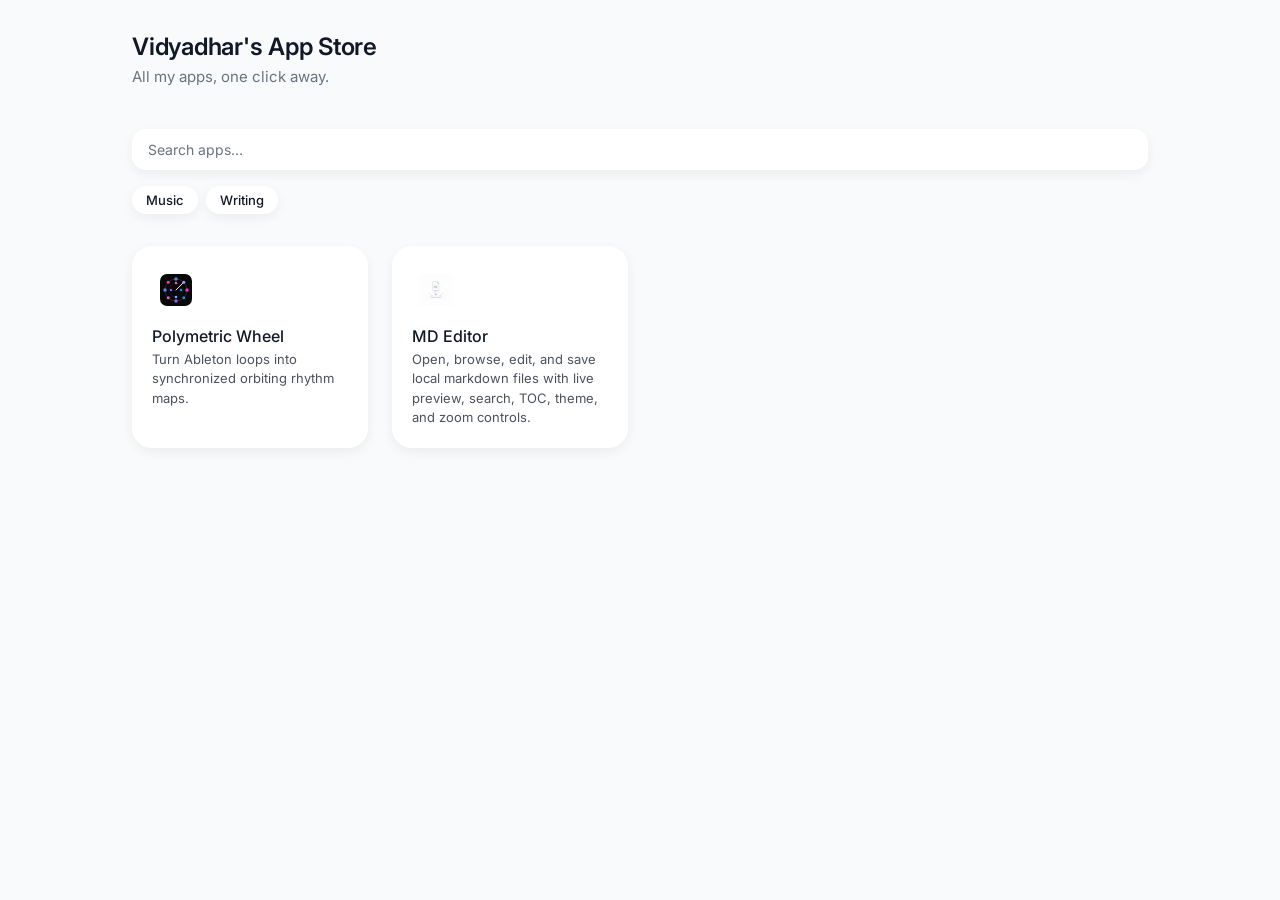
<file: index.html>
<!DOCTYPE html>
<html lang="en">
  <head>
    <meta charset="UTF-8" />
    <script>
      // Path-aware base href: lets this app run standalone (/) and proxied at /lab.
      // Must run before any <link>/<script>/<img> so relative URLs resolve correctly.
      (function () {
        var p = window.location.pathname;
        if (p === "/lab" || p === "/lab/" || p.indexOf("/lab/") === 0) {
          document.write('<base href="/lab/">');
        }
      })();
    </script>
    <meta name="viewport" content="width=device-width, initial-scale=1.0" />
    <meta name="description" content="A minimal personal app store to access all of Vidyadhar's apps in one place." />
    <meta name="posthog-project-token" content="phc_x9yGaqKBTQXoJahL26L9i7pGTR4EkUJrdAotfad2AWU8" />
    <meta name="posthog-api-host" content="https://us.i.posthog.com" />
    <meta name="analytics-app-namespace" content="vidyadhar_app_store" />
    <meta name="analytics-event-prefix" content="vappstore_" />
    <title>Vidyadhar's App Store</title>
    <link rel="icon" href="assets/favicon.svg" type="image/svg+xml" />

    <link rel="preconnect" href="https://fonts.googleapis.com" />
    <link rel="preconnect" href="https://fonts.gstatic.com" crossorigin />
    <link
      href="https://fonts.googleapis.com/css2?family=Inter:wght@400;500;600&display=swap"
      rel="stylesheet"
    />

    <link rel="stylesheet" href="styles.css" />
  </head>
  <body data-analytics-surface="app_store">
    <main class="container">
      <header class="site-header">
        <h1 class="site-title">Vidyadhar's App Store</h1>
        <p class="site-subtitle">All my apps, one click away.</p>
      </header>

      <section class="controls" aria-label="Search and filter">
        <input
          id="search"
          class="search-input"
          type="search"
          placeholder="Search apps…"
          autocomplete="off"
        />
        <div id="tag-filter" class="tag-filter" role="group" aria-label="Filter by tag"></div>
      </section>

      <section
        id="app-grid"
        class="app-grid"
        aria-label="Apps"
        aria-live="polite"
      ></section>

      <p id="empty-state" class="empty-state" hidden>
        No apps match. Try clearing your search or filter.
      </p>
    </main>

    <script src="analytics.js" defer></script>
    <script src="app.js?v=analytics-events" defer></script>
  </body>
</html>
</file>
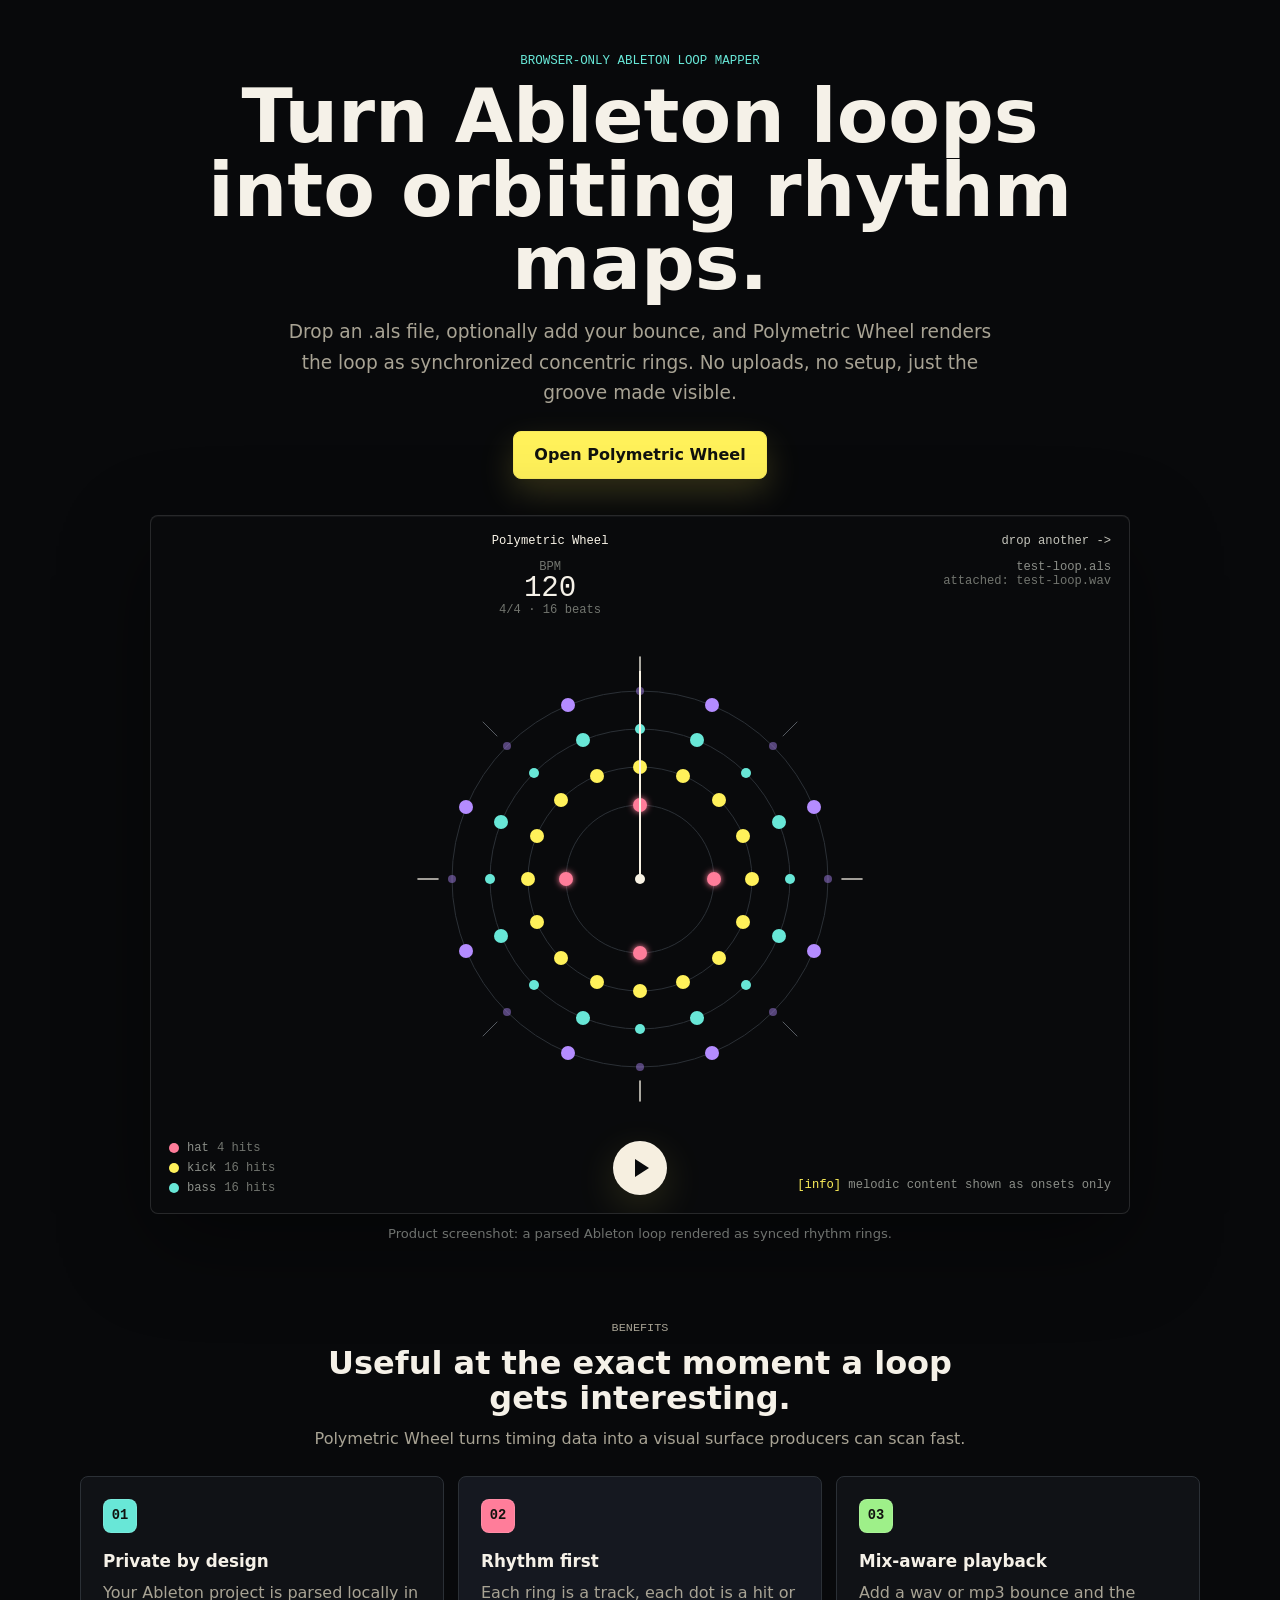
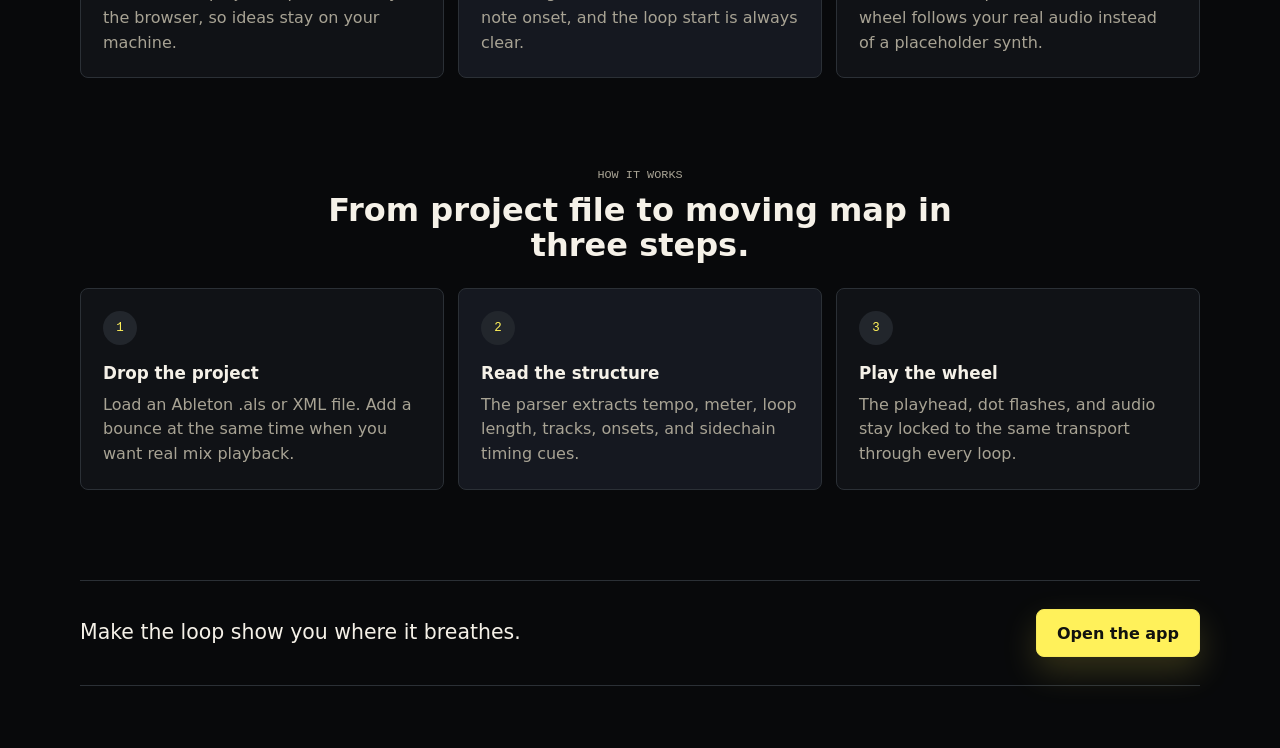
<file: landing pages/polymetric_wheel_landing_page.html>
<!doctype html>
<html lang="en">
<head>
  <meta charset="utf-8" />
  <meta name="viewport" content="width=device-width, initial-scale=1" />
  <link rel="icon" type="image/svg+xml" href="../assets/polymetric-wheel-favicon.svg" />
  <title>Polymetric Wheel</title>
  <style>
    :root {
      color-scheme: dark;
      --bg: #08090b;
      --panel: #101216;
      --panel-soft: #151820;
      --text: #f5f1e8;
      --muted: #a8a394;
      --quiet: #6e716e;
      --line: #2b3036;
      --yellow: #fff15a;
      --pink: #ff7d9a;
      --cyan: #68e7d7;
      --green: #9ef089;
      --violet: #b48cff;
      --shadow: rgba(0, 0, 0, 0.42);
      font-family:
        Inter, ui-sans-serif, system-ui, -apple-system, BlinkMacSystemFont,
        "Segoe UI", sans-serif;
      font-size: 16px;
    }

    * {
      box-sizing: border-box;
    }

    html {
      background: var(--bg);
      color: var(--text);
      scroll-behavior: smooth;
    }

    body {
      margin: 0;
      min-height: 100vh;
      background: var(--bg);
    }

    a {
      color: inherit;
    }

    .page {
      overflow: hidden;
    }

    .shell {
      width: min(1120px, calc(100% - 40px));
      margin: 0 auto;
    }

    .hero {
      position: relative;
      padding: 42px 0 34px;
    }

    .hero-grid {
      display: grid;
      gap: 28px;
      align-items: center;
      justify-items: center;
      text-align: center;
    }

    .eyebrow,
    .kicker,
    .step-label,
    .meta,
    .screen-mono {
      font-family:
        "SFMono-Regular", Consolas, "Liberation Mono", Menlo, monospace;
      letter-spacing: 0;
    }

    .eyebrow {
      margin: 0 0 12px;
      color: var(--cyan);
      font-size: 0.78rem;
      text-transform: uppercase;
    }

    h1,
    h2,
    h3,
    p {
      margin-top: 0;
    }

    h1 {
      max-width: 900px;
      margin-bottom: 16px;
      font-size: 3rem;
      line-height: 0.98;
      letter-spacing: 0;
    }

    .subheadline {
      max-width: 720px;
      margin: 0 auto 22px;
      color: var(--muted);
      font-size: 1.08rem;
      line-height: 1.65;
    }

    .cta-row {
      display: flex;
      justify-content: center;
    }

    .button {
      display: inline-flex;
      min-height: 48px;
      align-items: center;
      justify-content: center;
      border: 1px solid #f6e95b;
      border-radius: 8px;
      background: var(--yellow);
      color: #11120f;
      padding: 0 20px;
      font-weight: 760;
      text-decoration: none;
      box-shadow: 0 14px 34px rgba(255, 241, 90, 0.18);
    }

    .button:hover {
      background: #fff68a;
      transform: translateY(-1px);
    }

    .button:focus-visible {
      outline: 3px solid rgba(104, 231, 215, 0.72);
      outline-offset: 4px;
    }

    .product-screenshot {
      width: min(100%, 980px);
      margin: 8px auto 0;
    }

    .screenshot-frame {
      overflow: hidden;
      border: 1px solid rgba(255, 255, 255, 0.12);
      border-radius: 8px;
      background: #090a0c;
      box-shadow:
        0 30px 90px var(--shadow),
        inset 0 1px 0 rgba(255, 255, 255, 0.04);
    }

    .screen {
      display: grid;
      min-height: 520px;
      grid-template-rows: auto minmax(0, 1fr) auto;
      gap: 12px;
      padding: 18px;
      color: #e9e5db;
      font-family:
        "SFMono-Regular", Consolas, "Liberation Mono", Menlo, monospace;
    }

    .screen-top,
    .screen-bottom {
      display: grid;
      gap: 12px;
      grid-template-columns: minmax(0, 1fr) auto;
      align-items: start;
      font-size: 0.76rem;
      color: #8b8e88;
    }

    .screen-title {
      margin-bottom: 12px;
      color: #fbf6ea;
    }

    .screen-bpm-label,
    .muted {
      color: #72756f;
    }

    .screen-bpm {
      color: #f5f1e8;
      font-size: 1.82rem;
      line-height: 1;
    }

    .screen-file {
      min-width: 0;
      text-align: right;
    }

    .screen-file div {
      overflow: hidden;
      max-width: 260px;
      text-overflow: ellipsis;
      white-space: nowrap;
    }

    .screen-link {
      display: inline-block;
      margin-bottom: 12px;
      color: #c6c6bd;
    }

    .wheel-stage {
      display: grid;
      min-height: 0;
      place-items: center;
      position: relative;
    }

    .wheel-wrap {
      width: min(500px, 78%);
      max-width: 100%;
      aspect-ratio: 1;
      position: relative;
    }

    .wheel-wrap svg {
      display: block;
      width: 100%;
      height: 100%;
      overflow: visible;
    }

    .playhead {
      animation: spin 8s linear infinite;
      transform-origin: 250px 250px;
    }

    .pulse-a {
      animation: pulseA 2s ease-in-out infinite;
      transform-origin: center;
    }

    .pulse-b {
      animation: pulseB 1.5s ease-in-out infinite;
      transform-origin: center;
    }

    .screen-bottom {
      align-items: end;
      grid-template-columns: minmax(0, 1fr) auto minmax(0, 1fr);
    }

    .legend {
      display: grid;
      gap: 6px;
    }

    .legend-row {
      display: flex;
      min-width: 0;
      align-items: center;
      gap: 8px;
      white-space: nowrap;
    }

    .swatch {
      width: 10px;
      height: 10px;
      flex: 0 0 auto;
      border-radius: 50%;
    }

    .play {
      display: grid;
      width: 54px;
      height: 54px;
      place-items: center;
      border: 1px solid rgba(255, 255, 255, 0.18);
      border-radius: 50%;
      background: #f6efe0;
      color: #090a0c;
      font-family: ui-sans-serif, system-ui, sans-serif;
      font-size: 1.1rem;
      font-weight: 800;
      box-shadow: 0 12px 40px rgba(255, 241, 90, 0.14);
    }

    .play::before {
      content: "";
      width: 0;
      height: 0;
      margin-left: 4px;
      border-top: 9px solid transparent;
      border-bottom: 9px solid transparent;
      border-left: 14px solid #090a0c;
    }

    .warning {
      justify-self: end;
      max-width: 330px;
      text-align: right;
      line-height: 1.55;
    }

    .screen-caption {
      margin: 12px 0 0;
      color: var(--quiet);
      font-size: 0.82rem;
      text-align: center;
    }

    .section {
      padding: 44px 0;
    }

    .section-heading {
      max-width: 700px;
      margin: 0 auto 24px;
      text-align: center;
    }

    .kicker {
      margin-bottom: 8px;
      color: var(--pink);
      font-size: 0.74rem;
      text-transform: uppercase;
    }

    h2 {
      margin-bottom: 10px;
      font-size: 2rem;
      line-height: 1.1;
      letter-spacing: 0;
    }

    .section-heading p {
      color: var(--muted);
      line-height: 1.6;
    }

    .cards,
    .steps {
      display: grid;
      grid-template-columns: repeat(3, minmax(0, 1fr));
      gap: 14px;
    }

    .card,
    .step {
      border: 1px solid var(--line);
      border-radius: 8px;
      background: var(--panel);
      padding: 22px;
      min-height: 178px;
    }

    .card:nth-child(2),
    .step:nth-child(2) {
      background: var(--panel-soft);
    }

    .card h3,
    .step h3 {
      margin-bottom: 10px;
      font-size: 1.05rem;
      letter-spacing: 0;
    }

    .card p,
    .step p {
      margin-bottom: 0;
      color: var(--muted);
      line-height: 1.55;
    }

    .card-icon {
      display: grid;
      width: 34px;
      height: 34px;
      margin-bottom: 18px;
      place-items: center;
      border: 1px solid rgba(255, 255, 255, 0.12);
      border-radius: 8px;
      font-family:
        "SFMono-Regular", Consolas, "Liberation Mono", Menlo, monospace;
      font-size: 0.86rem;
      color: #11120f;
      font-weight: 900;
    }

    .card:nth-child(1) .card-icon {
      background: var(--cyan);
    }

    .card:nth-child(2) .card-icon {
      background: var(--pink);
    }

    .card:nth-child(3) .card-icon {
      background: var(--green);
    }

    .step-label {
      display: inline-grid;
      width: 34px;
      height: 34px;
      margin-bottom: 18px;
      place-items: center;
      border-radius: 50%;
      background: #22262c;
      color: var(--yellow);
      font-size: 0.78rem;
    }

    .final-cta {
      padding: 46px 0 62px;
    }

    .final-band {
      display: flex;
      gap: 18px;
      align-items: center;
      justify-content: space-between;
      border-top: 1px solid var(--line);
      border-bottom: 1px solid var(--line);
      padding: 28px 0;
    }

    .final-band p {
      margin: 0;
      color: var(--text);
      font-size: 1.28rem;
      line-height: 1.35;
    }

    @keyframes spin {
      to {
        transform: rotate(360deg);
      }
    }

    @keyframes pulseA {
      0%, 100% {
        opacity: 0.42;
      }
      45% {
        opacity: 1;
      }
    }

    @keyframes pulseB {
      0%, 100% {
        opacity: 0.7;
      }
      55% {
        opacity: 1;
      }
    }

    @media (min-width: 840px) {
      .hero {
        padding-top: 54px;
      }

      h1 {
        font-size: 4.7rem;
      }

      .subheadline {
        font-size: 1.16rem;
      }
    }

    @media (max-width: 760px) {
      .shell {
        width: min(100% - 28px, 1120px);
      }

      .hero {
        padding-top: 30px;
      }

      h1 {
        font-size: 2.65rem;
      }

      .subheadline {
        font-size: 1rem;
      }

      .screen {
        min-height: 430px;
        padding: 14px;
      }

      .screen-top {
        grid-template-columns: 1fr;
      }

      .screen-file {
        display: none;
      }

      .wheel-wrap {
        width: min(360px, 88%);
      }

      .screen-bottom {
        grid-template-columns: 1fr auto;
      }

      .warning {
        display: none;
      }

      .cards,
      .steps {
        grid-template-columns: 1fr;
      }

      .card,
      .step {
        min-height: auto;
      }

      .final-band {
        display: grid;
        justify-items: start;
      }
    }

    @media (max-width: 430px) {
      .hero-grid {
        gap: 20px;
      }

      h1 {
        font-size: 2.22rem;
      }

      .screen {
        min-height: 370px;
      }

      .screen-bpm {
        font-size: 1.45rem;
      }

      .legend-row {
        font-size: 0.68rem;
      }

      .play {
        width: 48px;
        height: 48px;
      }

      .section {
        padding: 36px 0;
      }
    }

    @media (prefers-reduced-motion: reduce) {
      *,
      *::before,
      *::after {
        animation-duration: 0.01ms !important;
        animation-iteration-count: 1 !important;
        scroll-behavior: auto !important;
      }
    }
  </style>
</head>
<body>
  <main class="page">
    <section class="hero" aria-labelledby="hero-title">
      <div class="shell hero-grid">
        <div>
          <p class="eyebrow">Browser-only Ableton loop mapper</p>
          <h1 id="hero-title">Turn Ableton loops into orbiting rhythm maps.</h1>
          <p class="subheadline">
            Drop an .als file, optionally add your bounce, and Polymetric Wheel
            renders the loop as synchronized concentric rings. No uploads, no
            setup, just the groove made visible.
          </p>
          <div class="cta-row">
            <a class="button" href="https://polymetric-wheel.vercel.app/">Open Polymetric Wheel</a>
          </div>
        </div>

        <figure class="product-screenshot" aria-label="Polymetric Wheel product screenshot">
          <div class="screenshot-frame">
            <div class="screen">
              <div class="screen-top">
                <div class="screen-mono">
                  <div class="screen-title">Polymetric Wheel</div>
                  <div class="screen-bpm-label">BPM</div>
                  <div class="screen-bpm">120</div>
                  <div class="muted">4/4 &middot; 16 beats</div>
                </div>
                <div class="screen-file">
                  <span class="screen-link">drop another -&gt;</span>
                  <div>test-loop.als</div>
                  <div class="muted">attached: test-loop.wav</div>
                </div>
              </div>

              <div class="wheel-stage" aria-hidden="true">
                <div class="wheel-wrap">
                  <svg viewBox="0 0 500 500" role="img" aria-label="Concentric rhythm wheel visualization">
                    <defs>
                      <filter id="glow" x="-40%" y="-40%" width="180%" height="180%">
                        <feGaussianBlur stdDeviation="3" result="blur" />
                        <feMerge>
                          <feMergeNode in="blur" />
                          <feMergeNode in="SourceGraphic" />
                        </feMerge>
                      </filter>
                    </defs>
                    <g fill="none" stroke-linecap="round">
                      <circle cx="250" cy="250" r="74" stroke="#2b3036" />
                      <circle cx="250" cy="250" r="112" stroke="#2b3036" />
                      <circle cx="250" cy="250" r="150" stroke="#2b3036" />
                      <circle cx="250" cy="250" r="188" stroke="#2b3036" />
                      <path d="M250 48 L250 28" stroke="#d4d0c6" stroke-width="1.6" />
                      <path d="M452 250 L472 250" stroke="#d4d0c6" stroke-width="1.6" />
                      <path d="M250 452 L250 472" stroke="#d4d0c6" stroke-width="1.6" />
                      <path d="M48 250 L28 250" stroke="#d4d0c6" stroke-width="1.6" />
                      <path d="M393 107 L407 93" stroke="#565b62" />
                      <path d="M393 393 L407 407" stroke="#565b62" />
                      <path d="M107 393 L93 407" stroke="#565b62" />
                      <path d="M107 107 L93 93" stroke="#565b62" />
                    </g>

                    <g fill="#ff7d9a" filter="url(#glow)">
                      <circle cx="250" cy="176" r="7" />
                      <circle cx="324" cy="250" r="7" />
                      <circle cx="250" cy="324" r="7" />
                      <circle cx="176" cy="250" r="7" />
                    </g>

                    <g fill="#fff15a">
                      <circle cx="250" cy="138" r="7" />
                      <circle cx="293" cy="147" r="7" />
                      <circle cx="329" cy="171" r="7" />
                      <circle cx="353" cy="207" r="7" />
                      <circle cx="362" cy="250" r="7" />
                      <circle cx="353" cy="293" r="7" />
                      <circle cx="329" cy="329" r="7" />
                      <circle cx="293" cy="353" r="7" />
                      <circle cx="250" cy="362" r="7" />
                      <circle cx="207" cy="353" r="7" />
                      <circle cx="171" cy="329" r="7" />
                      <circle cx="147" cy="293" r="7" />
                      <circle cx="138" cy="250" r="7" />
                      <circle cx="147" cy="207" r="7" />
                      <circle cx="171" cy="171" r="7" />
                      <circle cx="207" cy="147" r="7" />
                    </g>

                    <g fill="#68e7d7" class="pulse-a">
                      <circle cx="250" cy="100" r="5" />
                      <circle cx="307" cy="111" r="7" />
                      <circle cx="356" cy="144" r="5" />
                      <circle cx="389" cy="193" r="7" />
                      <circle cx="400" cy="250" r="5" />
                      <circle cx="389" cy="307" r="7" />
                      <circle cx="356" cy="356" r="5" />
                      <circle cx="307" cy="389" r="7" />
                      <circle cx="250" cy="400" r="5" />
                      <circle cx="193" cy="389" r="7" />
                      <circle cx="144" cy="356" r="5" />
                      <circle cx="111" cy="307" r="7" />
                      <circle cx="100" cy="250" r="5" />
                      <circle cx="111" cy="193" r="7" />
                      <circle cx="144" cy="144" r="5" />
                      <circle cx="193" cy="111" r="7" />
                    </g>

                    <g fill="#b48cff" class="pulse-b">
                      <circle cx="250" cy="62" r="4" opacity="0.45" />
                      <circle cx="322" cy="76" r="7" />
                      <circle cx="383" cy="117" r="4" opacity="0.45" />
                      <circle cx="424" cy="178" r="7" />
                      <circle cx="438" cy="250" r="4" opacity="0.45" />
                      <circle cx="424" cy="322" r="7" />
                      <circle cx="383" cy="383" r="4" opacity="0.45" />
                      <circle cx="322" cy="424" r="7" />
                      <circle cx="250" cy="438" r="4" opacity="0.45" />
                      <circle cx="178" cy="424" r="7" />
                      <circle cx="117" cy="383" r="4" opacity="0.45" />
                      <circle cx="76" cy="322" r="7" />
                      <circle cx="62" cy="250" r="4" opacity="0.45" />
                      <circle cx="76" cy="178" r="7" />
                      <circle cx="117" cy="117" r="4" opacity="0.45" />
                      <circle cx="178" cy="76" r="7" />
                    </g>

                    <g class="playhead">
                      <path d="M250 250 L250 42" stroke="#f8f2e4" stroke-width="2" />
                      <circle cx="250" cy="250" r="5" fill="#f8f2e4" />
                    </g>
                  </svg>
                </div>
              </div>

              <div class="screen-bottom screen-mono">
                <div class="legend">
                  <div class="legend-row"><span class="swatch" style="background:#ff7d9a"></span><span>hat</span><span class="muted">4 hits</span></div>
                  <div class="legend-row"><span class="swatch" style="background:#fff15a"></span><span>kick</span><span class="muted">16 hits</span></div>
                  <div class="legend-row"><span class="swatch" style="background:#68e7d7"></span><span>bass</span><span class="muted">16 hits</span></div>
                </div>
                <div class="play" aria-hidden="true"></div>
                <div class="warning"><span style="color:#fff15a">[info]</span> melodic content shown as onsets only</div>
              </div>
            </div>
          </div>
          <figcaption class="screen-caption">Product screenshot: a parsed Ableton loop rendered as synced rhythm rings.</figcaption>
        </figure>
      </div>
    </section>

    <section class="section benefits" aria-labelledby="benefits-title">
      <div class="shell">
        <div class="section-heading">
          <p class="kicker">Benefits</p>
          <h2 id="benefits-title">Useful at the exact moment a loop gets interesting.</h2>
          <p>Polymetric Wheel turns timing data into a visual surface producers can scan fast.</p>
        </div>
        <div class="cards">
          <article class="card">
            <div class="card-icon">01</div>
            <h3>Private by design</h3>
            <p>Your Ableton project is parsed locally in the browser, so ideas stay on your machine.</p>
          </article>
          <article class="card">
            <div class="card-icon">02</div>
            <h3>Rhythm first</h3>
            <p>Each ring is a track, each dot is a hit or note onset, and the loop start is always clear.</p>
          </article>
          <article class="card">
            <div class="card-icon">03</div>
            <h3>Mix-aware playback</h3>
            <p>Add a wav or mp3 bounce and the wheel follows your real audio instead of a placeholder synth.</p>
          </article>
        </div>
      </div>
    </section>

    <section class="section how" aria-labelledby="how-title">
      <div class="shell">
        <div class="section-heading">
          <p class="kicker">How It Works</p>
          <h2 id="how-title">From project file to moving map in three steps.</h2>
        </div>
        <div class="steps">
          <article class="step">
            <div class="step-label">1</div>
            <h3>Drop the project</h3>
            <p>Load an Ableton .als or XML file. Add a bounce at the same time when you want real mix playback.</p>
          </article>
          <article class="step">
            <div class="step-label">2</div>
            <h3>Read the structure</h3>
            <p>The parser extracts tempo, meter, loop length, tracks, onsets, and sidechain timing cues.</p>
          </article>
          <article class="step">
            <div class="step-label">3</div>
            <h3>Play the wheel</h3>
            <p>The playhead, dot flashes, and audio stay locked to the same transport through every loop.</p>
          </article>
        </div>
      </div>
    </section>

    <section class="final-cta" aria-labelledby="final-title">
      <div class="shell">
        <div class="final-band">
          <p id="final-title">Make the loop show you where it breathes.</p>
          <a class="button" href="https://polymetric-wheel.vercel.app/">Open the app</a>
        </div>
      </div>
    </section>
  </main>
</body>
</html>
</file>
<file: styles.css>
/*
 * Vidyadhar's App Store — styles
 *
 * Phase 7: full token system + layout + components, plus mobile tap
 * targets, page-load fade-in, and reduced-motion handling.
 */

/* ------------------------------------------------------------------
   Design tokens
   ------------------------------------------------------------------ */
:root {
  /* Color — brand */
  --color-primary: #6ee7b7;       /* soft mint */
  --color-secondary: #93c5fd;     /* soft blue */
  --color-accent: #fde68a;        /* soft yellow */

  /* Color — surface */
  --color-bg: #f9fafb;            /* very light gray page background */
  --color-card-1: #e0f2fe;        /* soft blue card */
  --color-card-2: #fef3c7;        /* soft yellow card */
  --color-card-3: #dcfce7;        /* soft mint card */

  /* Color — text */
  --color-text-primary: #111827;
  --color-text-secondary: #6b7280;

  /* Spacing scale (8px base) */
  --space-1: 4px;
  --space-2: 8px;
  --space-3: 16px;
  --space-4: 24px;
  --space-5: 32px;

  /* Layout */
  --container-max: 1080px;
  --page-padding: var(--space-4);     /* 24px, scales up to 32px on wider screens */
  --grid-gap: var(--space-4);         /* 24px between cards */
  --card-padding: 20px;

  /* Typography */
  --font-sans: "Inter", system-ui, -apple-system, "Segoe UI", Roboto,
    "Helvetica Neue", Arial, sans-serif;

  --font-size-title: 24px;
  --font-size-subtitle: 15px;
  --font-size-card-title: 16px;
  --font-size-description: 13px;
  --font-size-body: 14px;

  --font-weight-regular: 400;
  --font-weight-medium: 500;
  --font-weight-semibold: 600;

  --line-height-tight: 1.25;
  --line-height-normal: 1.5;

  /* Border radius */
  --radius-card: 20px;
  --radius-button: 14px;
  --radius-input: 14px;

  /* Shadows */
  --shadow-card: 0 4px 12px rgba(0, 0, 0, 0.06);
  --shadow-card-hover: 0 8px 20px rgba(0, 0, 0, 0.08);

  /* Motion */
  --transition-fast: 150ms ease;
  --transition-base: 200ms ease;
}

/* Bump page padding on wider screens (24 → 32px) */
@media (min-width: 768px) {
  :root {
    --page-padding: var(--space-5);
  }
}

/* ------------------------------------------------------------------
   Base reset & body
   ------------------------------------------------------------------ */
*,
*::before,
*::after {
  box-sizing: border-box;
}

html,
body {
  margin: 0;
  padding: 0;
}

body {
  background-color: var(--color-bg);
  color: var(--color-text-primary);
  font-family: var(--font-sans);
  font-size: var(--font-size-body);
  line-height: var(--line-height-normal);
  -webkit-font-smoothing: antialiased;
  -moz-osx-font-smoothing: grayscale;
}

img,
svg {
  display: block;
  max-width: 100%;
}

a {
  color: inherit;
  text-decoration: none;
}

button,
input {
  font-family: inherit;
  font-size: inherit;
}

/* Respect reduced motion */
@media (prefers-reduced-motion: reduce) {
  *,
  *::before,
  *::after {
    transition-duration: 0.01ms !important;
    animation-duration: 0.01ms !important;
  }
}

/* ------------------------------------------------------------------
   Page layout
   ------------------------------------------------------------------ */
.container {
  max-width: var(--container-max);
  margin: 0 auto;
  padding: var(--page-padding);
  /* Stack header → controls → grid → empty state with consistent rhythm.
     Individual sections control their own spacing below this base flow. */
  animation: page-fade-in 320ms ease-out both;
}

@keyframes page-fade-in {
  from {
    opacity: 0;
    transform: translateY(8px);
  }
  to {
    opacity: 1;
    transform: translateY(0);
  }
}

/* ------------------------------------------------------------------
   Site header
   ------------------------------------------------------------------ */
.site-header {
  margin-bottom: var(--space-5);   /* 32px breathing room before controls */
}

.site-title {
  margin: 0;
  font-size: var(--font-size-title);
  font-weight: var(--font-weight-semibold);
  line-height: var(--line-height-tight);
  letter-spacing: -0.01em;          /* slight tightening — feels friendlier at this size */
  color: var(--color-text-primary);
}

.site-subtitle {
  margin: var(--space-1) 0 0;       /* 4px below title */
  font-size: var(--font-size-subtitle);
  font-weight: var(--font-weight-regular);
  color: var(--color-text-secondary);
}

/* Slightly larger title on wider screens (still within spec's 20–24px range) */
@media (min-width: 768px) {
  .site-header {
    margin-bottom: 40px;            /* a touch more on desktop */
  }
}

/* ------------------------------------------------------------------
   Controls — search input and tag chips
   ------------------------------------------------------------------ */
.controls {
  display: flex;
  flex-direction: column;
  gap: var(--space-3);
  margin-bottom: var(--space-5);
}

.search-input {
  display: block;
  width: 100%;
  padding: 12px 16px;
  border: none;
  border-radius: var(--radius-input);
  background-color: #ffffff;
  box-shadow: var(--shadow-card);
  color: var(--color-text-primary);
  font-size: var(--font-size-body);
  transition: box-shadow var(--transition-fast);
}

.search-input::placeholder {
  color: var(--color-text-secondary);
}

/* Native search clear button — let the browser handle it; we just style focus */
.search-input:focus {
  outline: none;
  box-shadow: 0 0 0 3px var(--color-secondary);
}

/* Tag filter row */
.tag-filter {
  display: flex;
  flex-wrap: wrap;
  gap: var(--space-2);
}

.tag-chip {
  appearance: none;
  cursor: pointer;
  padding: 6px 14px;
  border: none;
  border-radius: 999px;
  background-color: #ffffff;
  color: var(--color-text-primary);
  font-size: var(--font-size-description);
  font-weight: var(--font-weight-medium);
  box-shadow: var(--shadow-card);
  text-transform: capitalize;       /* "ai" → "Ai" — keeps source data lower-case */
  transition: background-color var(--transition-fast),
              color var(--transition-fast),
              transform var(--transition-fast);
}

.tag-chip:hover {
  background-color: var(--color-bg);
}

.tag-chip[aria-pressed="true"] {
  background-color: var(--color-primary);
  color: var(--color-text-primary);
}

.tag-chip:focus-visible {
  outline: 2px solid var(--color-text-primary);
  outline-offset: 2px;
}

/* Bump tag chip tap target on mobile so chips clear the 44px AAA target.
   The search input and cards are already comfortably larger than 44px. */
@media (max-width: 767px) {
  .tag-chip {
    padding: 12px 18px;
    font-size: var(--font-size-body);
  }
}

/* Empty state — friendly message shown when no apps match or load fails */
.empty-state {
  margin: var(--space-5) 0 0;
  padding: var(--space-4);
  text-align: center;
  color: var(--color-text-secondary);
  font-size: var(--font-size-body);
}

/* ------------------------------------------------------------------
   App grid
   ------------------------------------------------------------------ */
.app-grid {
  display: grid;
  /* auto-fill with a 220px minimum gives 1 column on narrow screens
     and grows to 2/3/4 as space allows — no media queries needed. */
  grid-template-columns: repeat(auto-fill, minmax(220px, 1fr));
  gap: var(--grid-gap);
}

/* ------------------------------------------------------------------
   App card
   ------------------------------------------------------------------ */
.app-card {
  display: flex;
  flex-direction: column;
  gap: var(--space-1);              /* tight stack between icon → name → desc */
  padding: var(--card-padding);
  border-radius: var(--radius-card);
  background-color: #ffffff;
  color: var(--color-text-primary);
  box-shadow: var(--shadow-card);
  transition: transform var(--transition-base), box-shadow var(--transition-base);
  /* Cards are <a>; prevent inherited underline / blue from showing through. */
  text-decoration: none;
}

.app-card:hover {
  transform: scale(1.02);
  box-shadow: var(--shadow-card-hover);
}

.app-card:focus-visible {
  outline: 2px solid var(--color-text-primary);
  outline-offset: 3px;
}

.app-card__icon {
  display: inline-flex;
  align-items: center;
  justify-content: center;
  width: 48px;
  height: 48px;
  margin-bottom: var(--space-2);    /* extra breathing room between icon and name */
  border-radius: 14px;
  background-color: rgba(255, 255, 255, 0.7);  /* neutralises icon across pastel cards */
  overflow: hidden;
}

.app-card__icon img {
  width: 32px;
  height: 32px;
  object-fit: contain;
}

.app-card__name {
  margin: 0;
  font-size: var(--font-size-card-title);
  font-weight: var(--font-weight-medium);
  line-height: var(--line-height-tight);
  color: var(--color-text-primary);
}

.app-card__desc {
  margin: 0;
  font-size: var(--font-size-description);
  line-height: var(--line-height-normal);
  /* Description stays in primary text color on pastel cards — keeps WCAG AA
     headroom on the lighter card backgrounds (#FEF3C7 in particular). */
  color: var(--color-text-primary);
  opacity: 0.75;                   /* gives a "secondary" feel without dropping contrast */
}
</file>
